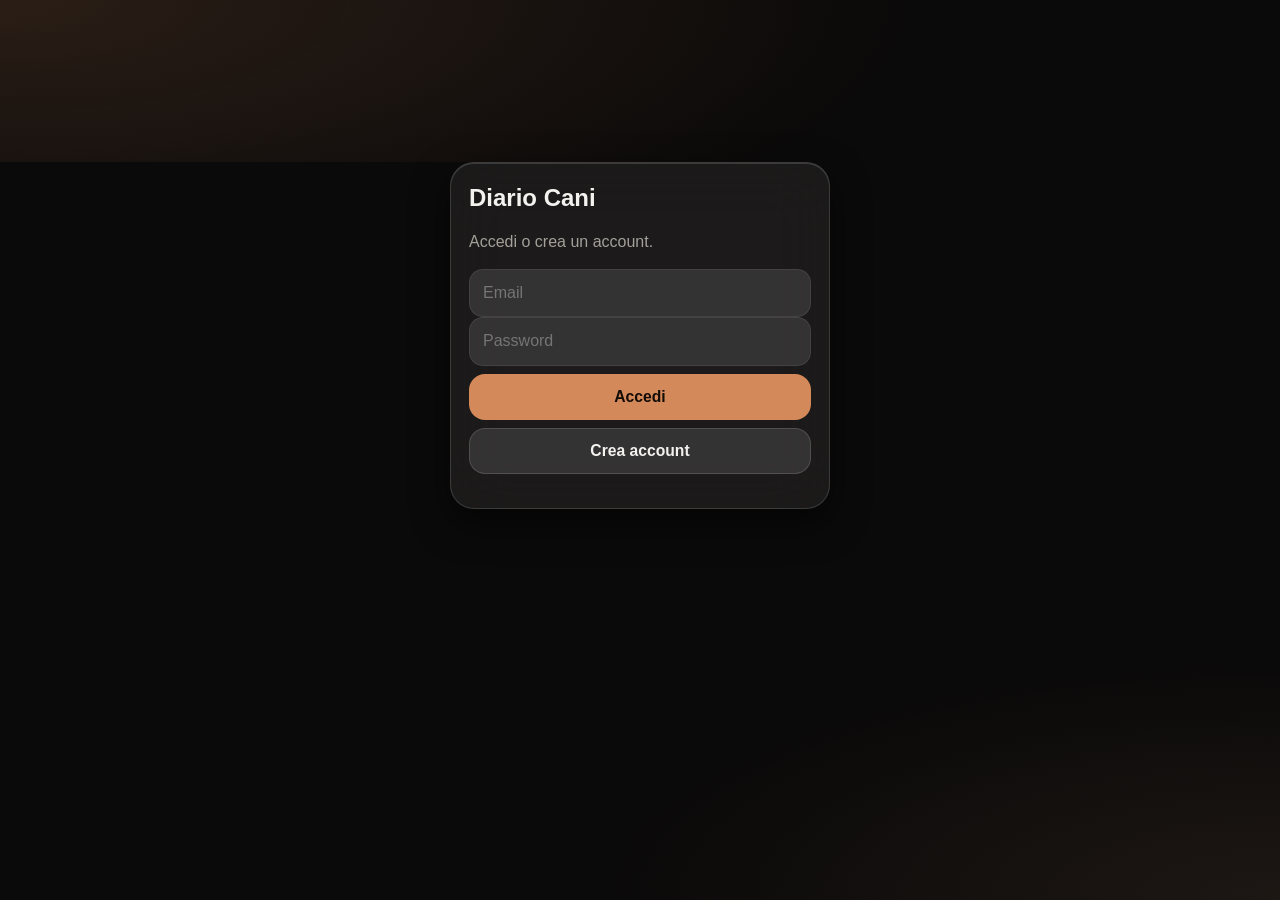
<file: index.html>
<!doctype html>
<html lang="it" data-style="cane" data-theme="dark">
<head>
<meta charset="utf-8">
<meta name="viewport" content="width=device-width,initial-scale=1,viewport-fit=cover">
<meta name="apple-mobile-web-app-capable" content="yes">
<meta name="apple-mobile-web-app-status-bar-style" content="default">
<meta name="apple-mobile-web-app-title" content="Cani">
<meta name="theme-color" content="#e9e4ff">
<title>Diario Cani</title>
<link rel="manifest" href="manifest.json">
<link rel="icon" href="icon.svg">
<link rel="apple-touch-icon" href="icon-180.png">
<link rel="stylesheet" href="style.css?v=1794557927">
</head>
<body>
<svg width="0" height="0" style="position:absolute" aria-hidden="true"><filter id="lens" x="0" y="0" width="100%" height="100%" color-interpolation-filters="sRGB">
  <feImage result="map" preserveAspectRatio="none" href="data:image/svg+xml;utf8,%3Csvg xmlns='http://www.w3.org/2000/svg' viewBox='0 0 100 100' preserveAspectRatio='none'%3E%3ClinearGradient id='x'%3E%3Cstop offset='0' stop-color='%23f00'/%3E%3Cstop offset='.12' stop-color='%23800'/%3E%3Cstop offset='.88' stop-color='%23800'/%3E%3Cstop offset='1' stop-color='%23000'/%3E%3C/linearGradient%3E%3ClinearGradient id='y' x2='0' y2='1'%3E%3Cstop offset='0' stop-color='%230f0'/%3E%3Cstop offset='.2' stop-color='%23080'/%3E%3Cstop offset='.8' stop-color='%23080'/%3E%3Cstop offset='1' stop-color='%23000'/%3E%3C/linearGradient%3E%3Crect width='100' height='100' fill='url(%23x)'/%3E%3Crect width='100' height='100' fill='url(%23y)' style='mix-blend-mode:screen'/%3E%3C/svg%3E"/>
  <feDisplacementMap in="SourceGraphic" in2="map" scale="22" xChannelSelector="R" yChannelSelector="G"/></filter></svg>
<div class="bg"><i></i><i></i><i></i></div>
<div id="splash"><div class="sp-avs"></div><b>Diario Cani</b><small>Kafka &amp; Zoe</small></div>

<!-- Login -->
<section id="login" class="screen" hidden>
  <div class="glass card login">
    <h1>Diario Cani</h1>
    <p class="muted" id="lIntro">Accedi o crea un account.</p>
    <input id="lEmail" type="email" placeholder="Email" autocomplete="email">
    <input id="lPass" type="password" placeholder="Password" autocomplete="current-password">
    <button class="btn primary" id="lGo">Accedi</button>
    <button class="btn" id="lNew">Crea account</button>
    <p id="lMsg" class="muted"></p>
  </div>
</section>

<!-- App -->
<main id="app" hidden>
  <header class="top">
    <div class="seg" id="dogSeg"></div>
    <div class="top-r"><span id="sync" class="sync" title="Sincronizzazione"></span><button id="searchBtn" class="gear" aria-label="Cerca">🔍</button><button id="gear" class="gear" aria-label="Impostazioni">⚙️</button></div>
  </header>
  <h1 class="large" id="title"></h1>
  <p id="subtitle" class="subtitle"></p>
  <div id="view"></div>
</main>

<nav class="tabbar glass" id="tabbar" hidden>
  <button data-tab="home" class="on"><svg viewBox="0 0 24 24"><path d="M3 10.5 12 3l9 7.5V20a1 1 0 0 1-1 1h-5v-6h-6v6H4a1 1 0 0 1-1-1z"/></svg>Riepilogo</button>
  <button data-tab="diario"><svg viewBox="0 0 24 24"><path d="M4 4.5A1.5 1.5 0 0 1 5.5 3H19v15H5.5A1.5 1.5 0 0 0 4 19.5zM4 19.5A1.5 1.5 0 0 0 5.5 21H19v-3"/><path d="M8 7h7M8 11h5"/></svg>Diario</button>
  <button data-tab="stats"><svg viewBox="0 0 24 24"><path d="M4 20V10M10 20V4M16 20v-7M22 20H2"/></svg>Statistiche</button>
  <button data-tab="vet"><svg viewBox="0 0 24 24"><path d="M12 21s-7-4.4-9.2-9A5.2 5.2 0 0 1 12 6.3 5.2 5.2 0 0 1 21.2 12C19 16.6 12 21 12 21z"/><path d="M8 12h2.5l1.5-3 2 6 1.5-3H17"/></svg>Veterinario</button>
</nav>
<button class="fab" id="fab" hidden aria-label="Aggiungi">+</button>

<!-- Scelta tipo -->
<dialog id="pick" class="sheet">
  <div class="glass card">
    <h2 id="pickTitle">Cosa vuoi segnare?</h2>
    <div id="pickList" class="picklist"></div>
    <button class="btn" data-close>Annulla</button>
  </div>
</dialog>

<!-- Modulo -->
<dialog id="form" class="sheet">
  <form class="glass card" id="frm" method="dialog">
    <h2 id="fTitle"></h2>
    <div id="fBody"></div>
    <div class="row">
      <button type="button" class="btn danger" id="fDel" hidden>Elimina</button>
      <button type="button" class="btn" data-close>Annulla</button>
      <button type="submit" class="btn primary">Salva</button>
    </div>
  </form>
</dialog>

<input type="file" id="importFile" accept=".json,application/json" hidden>
<!-- Dettatura -->
<dialog id="voice" class="sheet">
  <div class="glass card">
    <h2 id="vTitle">Detta</h2>
    <div class="vrec"><button type="button" id="vMic" class="mic" aria-label="Microfono">🎙️</button><p id="vHint" class="small muted"></p></div>
    <textarea id="vText" placeholder="Es. &quot;Oggi visita dal veterinario, pesa 18 chili, il fenobarbital nel sangue è 28, aumentare Phenoleptil a tre quarti due volte al giorno, ricontrollo tra tre mesi&quot;"></textarea>
    <button type="button" class="btn primary" id="vGo">Analizza</button>
    <div id="vList"></div>
    <div class="row"><button type="button" class="btn" data-close>Annulla</button><button type="button" class="btn primary" id="vSave" hidden>Salva</button></div>
  </div>
</dialog>

<!-- Cambia una dose per un solo giorno -->
<dialog id="doseEdit" class="sheet">
  <div class="glass card">
    <h2 id="deTitle">Cambia dose</h2>
    <p id="deOrig" class="small muted"></p>
    <label>Orario</label><input id="deTime" type="time">
    <label>Farmaco e dose</label><input id="deWhat" type="text">
    <div class="row" style="margin-top:16px"><button type="button" class="btn" data-close>Annulla</button><button type="button" class="btn primary" id="deSave">Salva</button></div>
    <button type="button" class="btn" id="deReset" hidden>Ripristina come previsto</button>
  </div>
</dialog>

<!-- Ricerca ovunque -->
<dialog id="gsearch" class="sheet">
  <div class="glass card">
    <div class="gs-bar"><input id="gq" type="search" placeholder="Cerca: peso Kafka, Vetbromide…" autocomplete="off"><button type="button" id="gMic" class="mic sm" aria-label="Cerca a voce">🎙️</button></div>
    <div id="gRes"></div>
    <button class="btn" data-close>Chiudi</button>
  </div>
</dialog>

<!-- Cambio farmaco -->
<dialog id="switchDrug" class="sheet">
  <div class="glass card">
    <h2>🔁 Cambia farmaco</h2>
    <div id="swBody"></div>
    <div class="row" style="margin-top:16px"><button type="button" class="btn" data-close>Annulla</button><button type="button" class="btn primary" id="swSave">Conferma</button></div>
  </div>
</dialog>

<!-- Impostazioni -->
<dialog id="settings" class="sheet">
  <div class="glass card">
    <h2>⚙️ Impostazioni</h2>
    <div id="setBody"></div>
    <button class="btn" data-close>Chiudi</button>
  </div>
</dialog>

<div id="toast" class="toast" hidden></div>

<!-- Report stampabile -->
<div id="print"></div>

<script src="supabase.js"></script>
<script src="config.js"></script>
<script src="app.js?v=1794557927"></script>
<script src="voice.js?v=1794557927"></script>
</body>
</html>
</file>
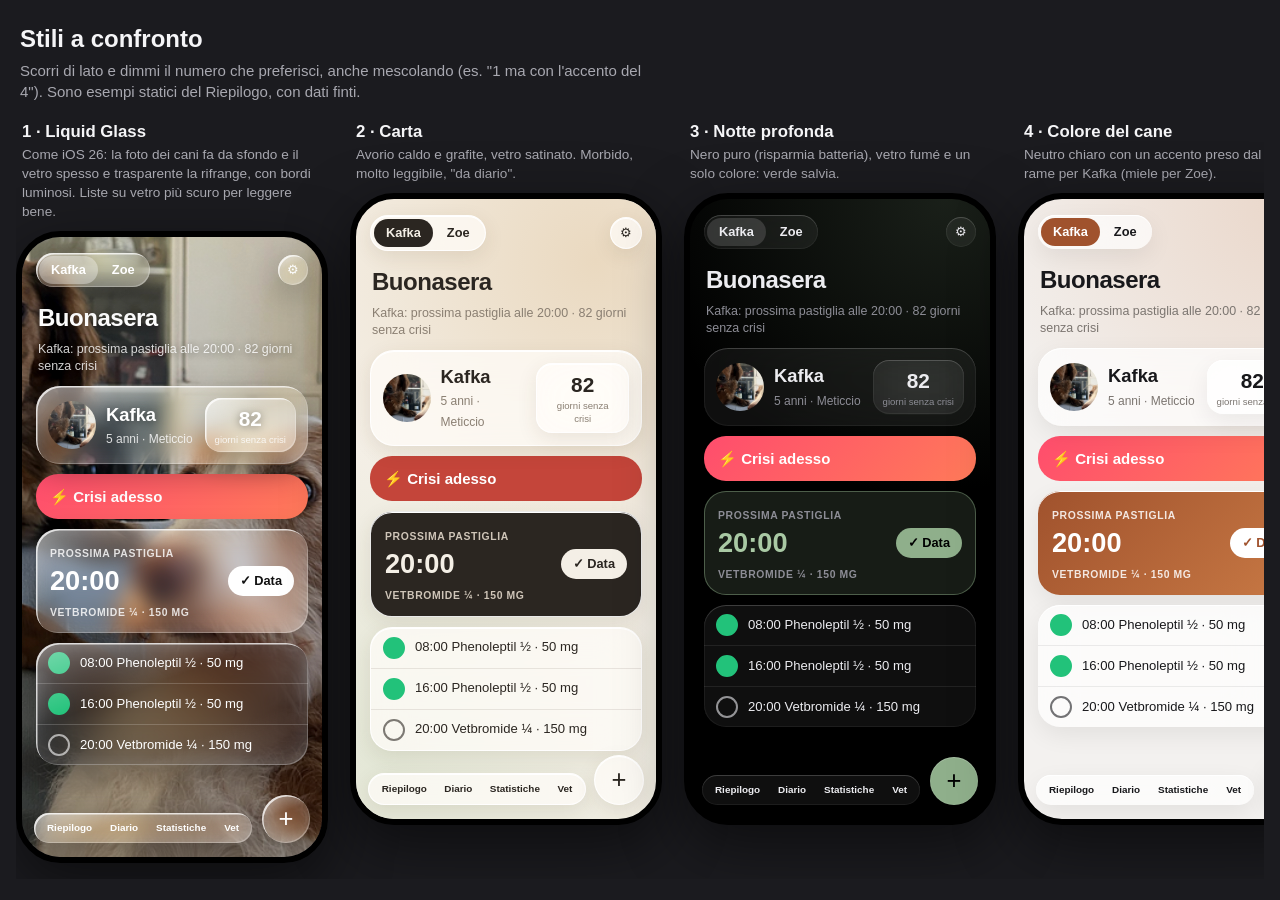
<file: stili.html>
<!doctype html>
<html lang="it">
<head>
<meta charset="utf-8">
<meta name="viewport" content="width=device-width,initial-scale=1">
<title>Stili a confronto</title>
<style>
  body{margin:0;background:#1b1b1f;color:#f5f5f7;font:15px/1.4 -apple-system,BlinkMacSystemFont,"SF Pro Text",Helvetica,Arial,sans-serif;padding:16px}
  h1{font-size:1.5rem;margin:6px 4px 4px}
  .intro{color:#a8a8b0;margin:0 4px 18px;max-width:640px}
  .grid{display:flex;gap:22px;overflow-x:auto;scroll-snap-type:x mandatory;padding-bottom:16px}
  .opt{scroll-snap-align:center;flex:none}
  .opt h2{font-size:1.05rem;margin:0 0 2px 6px}.opt p{margin:0 0 10px 6px;color:#a8a8b0;font-size:.85rem;max-width:300px}
  .phone{width:300px;height:620px;border-radius:44px;overflow:hidden;position:relative;border:6px solid #000;box-shadow:0 20px 60px rgba(0,0,0,.5)}
  .scr{position:absolute;inset:0;padding:16px 14px;display:flex;flex-direction:column;gap:10px;overflow:hidden}
  .wall{position:absolute;inset:0;background:url(icon-512.png) center/cover}
  .top{display:flex;justify-content:space-between;align-items:center}
  .seg{display:flex;gap:2px;padding:3px;border-radius:99px}
  .seg span{padding:5px 12px;border-radius:99px;font-weight:600;font-size:.8rem}
  .gear{width:30px;height:30px;border-radius:50%;display:grid;place-items:center;font-size:.8rem}
  .hi{font-size:1.5rem;font-weight:800;letter-spacing:-.02em;margin:4px 2px 0}
  .sub{font-size:.78rem;margin:-4px 2px 0}
  .hero{display:flex;gap:10px;align-items:center;padding:12px;border-radius:24px}
  .av{width:48px;height:48px;border-radius:50%;background:url(icon-512.png) 25% 20%/220%}
  .hero b{display:block;font-size:1.15rem}.hero small{font-size:.75rem}
  .streak{margin-left:auto;text-align:center;padding:6px 10px;border-radius:16px}
  .streak b{font-size:1.3rem}.streak small{display:block;font-size:.6rem}
  .sos{padding:12px 14px;border-radius:22px;font-weight:700;color:#fff;background:linear-gradient(135deg,#ff4d6d,#ff7a59)}
  .tile{padding:12px 14px;border-radius:22px}
  .tile small{font-size:.65rem;font-weight:700;letter-spacing:.06em;text-transform:uppercase}
  .tile b{display:block;font-size:1.7rem;font-weight:800}
  .tile .row{display:flex;justify-content:space-between;align-items:center}
  .give{padding:6px 12px;border-radius:99px;font-weight:700;font-size:.8rem}
  .list{border-radius:22px;overflow:hidden}
  .li{display:flex;gap:10px;align-items:center;padding:9px 12px;font-size:.82rem}
  .li+.li{border-top:1px solid var(--ln)}
  .chk{width:18px;height:18px;border-radius:50%;border:2px solid currentColor;opacity:.6;flex:none}
  .chk.ok{background:#22c27a;border-color:#22c27a;opacity:1}
  .tab{position:absolute;left:12px;right:70px;bottom:14px;display:flex;justify-content:space-around;padding:8px 4px;border-radius:99px;font-size:.62rem;font-weight:600}
  .tab span.on{font-weight:800}
  .fab{position:absolute;right:12px;bottom:14px;width:48px;height:48px;border-radius:50%;display:grid;place-items:center;font-size:1.6rem}

  /* ===== 1. Liquid Glass ===== vetro chiaro e spesso sopra la foto: bordi luminosi, riflesso in alto, rifrazione dei colori */
  .lg{--ln:rgba(255,255,255,.18);color:#fff}
  .lg .wall{filter:saturate(1.1)}
  .lg .wall::after{content:"";position:absolute;inset:0;background:linear-gradient(180deg,rgba(0,0,0,.15),rgba(0,0,0,.35))}
  .lg .g:not(.tab):not(.fab){position:relative}
  .lg .g{background:rgba(255,255,255,.14);-webkit-backdrop-filter:blur(10px) saturate(190%) brightness(1.08);backdrop-filter:blur(10px) saturate(190%) brightness(1.08);
    box-shadow:inset 1.5px 1.5px 0 rgba(255,255,255,.75),inset -1px -1px 0 rgba(255,255,255,.25),inset 0 0 22px rgba(255,255,255,.18),0 10px 30px rgba(0,0,0,.28)}
  .lg .g::before{content:"";position:absolute;inset:0;border-radius:inherit;pointer-events:none;background:linear-gradient(160deg,rgba(255,255,255,.42),rgba(255,255,255,0) 38%,rgba(255,255,255,0) 70%,rgba(255,255,255,.12))}
  .lg .thick{background:rgba(30,30,36,.42);-webkit-backdrop-filter:blur(22px) saturate(180%);backdrop-filter:blur(22px) saturate(180%)}
  .lg .hi,.lg .sub,.lg .hero b{text-shadow:0 1px 8px rgba(0,0,0,.45)}
  .lg .sub,.lg small{color:rgba(255,255,255,.82)}
  .lg .give{background:#fff;color:#111}
  .lg .seg span.on{background:rgba(255,255,255,.35)}

  /* ===== 2. Carta ===== avorio caldo, grafite, vetro satinato */
  .carta{--ln:rgba(60,45,30,.1);color:#2b2621;background:#f4efe6}
  .carta .wall{display:none}
  .carta .g{background:rgba(255,253,248,.75);-webkit-backdrop-filter:blur(20px);backdrop-filter:blur(20px);box-shadow:0 1px 0 #fff inset,0 6px 20px rgba(80,60,30,.10);border:1px solid rgba(255,255,255,.9)}
  .carta .sub,.carta small{color:#8a7f72}
  .carta .tile.main{background:#2b2621;color:#f4efe6}.carta .tile.main small{color:#cfc5b8}
  .carta .give{background:#f4efe6;color:#2b2621}
  .carta .seg span.on{background:#2b2621;color:#f4efe6}
  .carta .sos{background:#c4453a}
  .carta .bgblob{position:absolute;inset:0;background:radial-gradient(circle at 80% 10%,#ead9c0,transparent 50%),radial-gradient(circle at 10% 90%,#e3e7d6,transparent 50%)}

  /* ===== 3. Notte profonda ===== nero puro, vetro fumé, un solo accento salvia */
  .notte{--ln:rgba(255,255,255,.08);color:#ececf0;background:#000}
  .notte .wall{display:none}
  .notte .g{background:rgba(255,255,255,.06);-webkit-backdrop-filter:blur(20px);backdrop-filter:blur(20px);box-shadow:inset 0 1px 0 rgba(255,255,255,.14),inset 0 0 0 1px rgba(255,255,255,.06)}
  .notte .sub,.notte small{color:#8d8d96}
  .notte .tile.main{background:rgba(143,175,139,.16);box-shadow:inset 0 0 0 1px rgba(143,175,139,.45)}
  .notte .tile.main b{color:#a9c9a4}
  .notte .give{background:#8faf8b;color:#000}
  .notte .seg span.on{background:rgba(255,255,255,.14)}
  .notte .fab{background:#8faf8b;color:#000}
  .notte .bgblob{position:absolute;inset:0;background:radial-gradient(circle at 85% 0%,rgba(143,175,139,.18),transparent 45%)}

  /* ===== 4. Colore del cane ===== neutro, accento rame (Kafka) */
  .cane{--ln:rgba(0,0,0,.07);color:#18181b;background:#f3f1ef}
  .cane .wall{display:none}
  .cane .g{background:rgba(255,255,255,.7);-webkit-backdrop-filter:blur(20px);backdrop-filter:blur(20px);box-shadow:inset 0 1px 0 #fff,0 8px 24px rgba(0,0,0,.07)}
  .cane .sub,.cane small{color:#7b7570}
  .cane .tile.main{background:linear-gradient(135deg,#a0522d,#c97a45);color:#fff}.cane .tile.main small{color:rgba(255,255,255,.85)}
  .cane .give{background:#fff;color:#a0522d}
  .cane .seg span.on{background:#a0522d;color:#fff}
  .cane .fab{background:#a0522d;color:#fff}
  .cane .bgblob{position:absolute;inset:0;background:radial-gradient(circle at 90% 0%,rgba(201,122,69,.22),transparent 50%)}
</style>
</head>
<body>
<h1>Stili a confronto</h1>
<p class="intro">Scorri di lato e dimmi il numero che preferisci, anche mescolando (es. "1 ma con l'accento del 4"). Sono esempi statici del Riepilogo, con dati finti.</p>
<div class="grid" id="grid"></div>
<script>
const OPTS = [
  ['lg', '1 · Liquid Glass', 'Come iOS 26: la foto dei cani fa da sfondo e il vetro spesso e trasparente la rifrange, con bordi luminosi. Liste su vetro più scuro per leggere bene.'],
  ['carta', '2 · Carta', 'Avorio caldo e grafite, vetro satinato. Morbido, molto leggibile, "da diario".'],
  ['notte', '3 · Notte profonda', 'Nero puro (risparmia batteria), vetro fumé e un solo colore: verde salvia.'],
  ['cane', '4 · Colore del cane', 'Neutro chiaro con un accento preso dal pelo: rame per Kafka (miele per Zoe).'],
];
const phone = c => `<div class="phone ${c}"><div class="wall"></div><div class="bgblob"></div><div class="scr">
  <div class="top"><div class="seg g"><span class="on">Kafka</span><span>Zoe</span></div><div class="gear g">⚙︎</div></div>
  <div class="hi">Buonasera</div><div class="sub">Kafka: prossima pastiglia alle 20:00 · 82 giorni senza crisi</div>
  <div class="hero g"><div class="av"></div><div><b>Kafka</b><small>5 anni · Meticcio</small></div><div class="streak g"><b>82</b><small>giorni senza crisi</small></div></div>
  <div class="sos">⚡ Crisi adesso</div>
  <div class="tile g main"><small>Prossima pastiglia</small><div class="row"><b>20:00</b><span class="give">✓ Data</span></div><small>Vetbromide ¼ · 150 mg</small></div>
  <div class="list g thick"><div class="li"><span class="chk ok"></span>08:00 Phenoleptil ½ · 50 mg</div><div class="li"><span class="chk ok"></span>16:00 Phenoleptil ½ · 50 mg</div><div class="li"><span class="chk"></span>20:00 Vetbromide ¼ · 150 mg</div></div>
  </div><div class="tab g"><span class="on">Riepilogo</span><span>Diario</span><span>Statistiche</span><span>Vet</span></div><div class="fab g">+</div></div>`;
document.getElementById('grid').innerHTML = OPTS.map(([c, t, d]) => `<div class="opt"><h2>${t}</h2><p>${d}</p>${phone(c)}</div>`).join('');
</script>
</body>
</html>
</file>
<file: style.css>
:root{
  --text:#1b1530;--muted:#6f6889;--accent:#7b61ff;--accent2:#ff6fae;--danger:#ff3b5c;--ok:#22c27a;
  --glass:rgba(255,255,255,.5);--glass2:rgba(255,255,255,.72);--edge:rgba(255,255,255,.9);
  --line:rgba(60,45,120,.1);--shadow:0 12px 40px rgba(70,45,160,.14);--bg:#efeaff;
  --r:24px;
}
/* tema: automatico (segue l'iPhone), oppure chiaro/scuro scelto nelle impostazioni */
@media (prefers-color-scheme:dark){:root:not([data-theme="light"]){
  --text:#f4f1ff;--muted:#a39dbf;--accent:#a493ff;
  --glass:rgba(42,36,72,.5);--glass2:rgba(62,55,100,.62);--edge:rgba(255,255,255,.14);
  --line:rgba(255,255,255,.08);--shadow:0 12px 40px rgba(0,0,0,.45);--bg:#0e0b1c;
}}
:root[data-theme="dark"]{
  --text:#f4f1ff;--muted:#a39dbf;--accent:#a493ff;
  --glass:rgba(42,36,72,.5);--glass2:rgba(62,55,100,.62);--edge:rgba(255,255,255,.14);
  --line:rgba(255,255,255,.08);--shadow:0 12px 40px rgba(0,0,0,.45);--bg:#0e0b1c;
}
*{box-sizing:border-box;-webkit-tap-highlight-color:transparent}
html,body{margin:0;min-height:100%;background:var(--bg);color:var(--text);
  font:16px/1.4 -apple-system,BlinkMacSystemFont,"SF Pro Text","Segoe UI",Roboto,sans-serif;-webkit-font-smoothing:antialiased}
body{padding:0 16px calc(120px + env(safe-area-inset-bottom));overflow-x:hidden}
[hidden]{display:none!important}
button{font-family:inherit;cursor:pointer}
.muted{color:var(--muted)}.small{font-size:.85rem}

/* sfondo: macchie di colore sfocate che danno vita al vetro */
.bg{position:fixed;inset:0;z-index:-1;overflow:hidden}
.bg i{position:absolute;border-radius:50%;filter:blur(70px);opacity:.7;transition:background 1s}
.bg i:nth-child(1){width:65vmax;height:65vmax;left:-25vmax;top:-20vmax;background:#9d8cff;animation:float 18s ease-in-out infinite alternate}
.bg i:nth-child(2){width:50vmax;height:50vmax;right:-22vmax;top:25vh;background:#ff9ec7;animation:float 22s ease-in-out infinite alternate-reverse}
.bg i:nth-child(3){width:55vmax;height:55vmax;left:0;bottom:-28vmax;background:#7fd8ff;animation:float 26s ease-in-out infinite alternate}
body.zoe .bg i:nth-child(1){background:#ffb86b}
body.zoe .bg i:nth-child(2){background:#ff8fa3}
body.zoe .bg i:nth-child(3){background:#8de0b5}
@keyframes float{to{transform:translate(6vmax,4vmax) scale(1.08)}}
@media (prefers-color-scheme:dark){:root:not([data-theme="light"]) .bg i{opacity:.32}}
:root[data-theme="dark"] .bg i{opacity:.32}
@media (prefers-reduced-motion:reduce){.bg i{animation:none}}

.glass{background:var(--glass);border:1px solid var(--edge);border-radius:var(--r);
  -webkit-backdrop-filter:blur(30px) saturate(180%);backdrop-filter:blur(30px) saturate(180%);
  box-shadow:inset 0 1px 0 var(--edge),var(--shadow)}
.card{padding:18px;margin:0 0 14px}
h2{font-size:1.1rem;margin:0 0 10px;letter-spacing:-.01em}

/* barra in alto: scelta del cane */
.top{position:sticky;top:0;z-index:8;display:flex;align-items:center;justify-content:space-between;
  margin:0 -16px;padding:calc(10px + env(safe-area-inset-top)) 16px 10px;transition:background .3s,box-shadow .3s}
body.scrolled .top{background:color-mix(in srgb,var(--bg) 55%,transparent);-webkit-backdrop-filter:blur(24px) saturate(180%);backdrop-filter:blur(24px) saturate(180%);box-shadow:0 1px 0 var(--line)}
.seg{display:inline-flex;gap:4px;padding:4px;border-radius:999px;background:var(--glass);border:1px solid var(--edge);
  -webkit-backdrop-filter:blur(30px);backdrop-filter:blur(30px);box-shadow:var(--shadow)}
.seg button{display:flex;align-items:center;gap:8px;border:0;background:none;color:var(--muted);font-weight:600;font-size:.95rem;padding:4px 14px 4px 4px;border-radius:999px;transition:.3s}
.seg button.on{background:var(--glass2);color:var(--text);box-shadow:0 2px 12px rgba(0,0,0,.12),inset 0 1px 0 var(--edge)}
.seg button:not(.on) .av{filter:grayscale(.6);opacity:.75}
.sync{width:9px;height:9px;border-radius:50%;background:var(--ok);box-shadow:0 0 0 4px color-mix(in srgb,var(--ok) 20%,transparent)}
.sync.off{background:#f5a623}.sync.busy{background:var(--accent);animation:p 1s infinite alternate}
@keyframes p{to{opacity:.3}}
h1.large{font-size:2.15rem;font-weight:800;letter-spacing:-.03em;margin:6px 4px 14px}

/* avatar dei cani */
.av{width:var(--s);height:var(--s);border-radius:50%;flex:none;display:inline-grid;place-items:center;overflow:hidden;
  background:linear-gradient(135deg,#8b7bff,#ff7eb3);color:#fff;box-shadow:0 0 0 2px var(--edge),0 4px 14px rgba(0,0,0,.15)}
.av-zoe{background:linear-gradient(135deg,#ffb86b,#ff7e9b)}
.av img{width:100%;height:100%;object-fit:cover}
.av b{font-size:calc(var(--s) * .45)}

/* scheda principale del cane */
.hero{display:flex;align-items:center;gap:14px;padding:16px;margin-bottom:14px;cursor:pointer}
.hero-tx{flex:1;min-width:0}
.hero h2{margin:0;font-size:1.35rem}
.hero p{margin:1px 0 2px;font-weight:600}
.hero small{color:var(--muted);display:block;white-space:nowrap;overflow:hidden;text-overflow:ellipsis}
.streak{text-align:center;padding:8px 12px;border-radius:18px;background:var(--glass2);min-width:84px}
.streak b{display:block;font-size:1.9rem;font-weight:800;line-height:1;background:linear-gradient(135deg,var(--accent),var(--accent2));-webkit-background-clip:text;background-clip:text;color:transparent}
.streak small{font-size:.68rem;color:var(--muted);white-space:normal;line-height:1.2;display:block;margin-top:3px}

/* riquadri numerici */
.tiles{display:grid;grid-template-columns:1fr 1fr;gap:12px;margin-bottom:14px}
.tile{padding:14px 16px;min-width:0}
.tile small{display:block;font-size:.72rem;font-weight:700;text-transform:uppercase;letter-spacing:.05em;color:var(--muted)}
.tile b{display:block;font-size:1.9rem;font-weight:800;letter-spacing:-.03em;margin:2px 0 0;line-height:1.15}
.tile b.sm{font-size:1.25rem;margin:6px 0 2px}
.tile span{display:block;font-size:.85rem;color:var(--muted)}
.tile em{display:block;font-style:normal;font-size:.75rem;margin-top:6px;color:var(--muted)}
.tile em.up{color:#ff5f7e}.tile em.down{color:var(--ok)}
.period{margin:-4px 6px 12px;color:var(--muted);font-size:.85rem}

/* titoli di sezione */
.sec{display:flex;align-items:baseline;justify-content:space-between;margin:22px 6px 8px}
.sec h3{font-size:1.15rem;font-weight:700;margin:0;letter-spacing:-.01em}
.sec h3::first-letter{text-transform:uppercase}
.link{border:0;background:none;color:var(--accent);font-weight:600;font-size:.9rem;padding:0}
.count{font-size:.8rem;font-weight:700;color:#ff5f7e;background:color-mix(in srgb,#ff5f7e 14%,transparent);padding:3px 9px;border-radius:999px}
.hint{text-align:center;color:var(--muted);font-size:.8rem;margin:18px 0}

/* liste */
.list{padding:0;overflow:hidden}
.item{position:relative;border-bottom:1px solid var(--line);cursor:pointer;overflow:hidden}
.item:last-child{border-bottom:0}
.item .sc{display:flex;gap:12px;align-items:center;padding:12px 14px;position:relative;z-index:1;background:transparent;will-change:transform}
.item.swipe .sc{background:var(--glass)}
.ic{width:40px;height:40px;border-radius:13px;display:grid;place-items:center;font-size:1.15rem;flex:none;
  background:linear-gradient(135deg,color-mix(in srgb,var(--c) 30%,transparent),color-mix(in srgb,var(--c) 12%,transparent));
  box-shadow:inset 0 1px 0 rgba(255,255,255,.4),inset 0 0 0 1px color-mix(in srgb,var(--c) 25%,transparent)}
.tx{flex:1;min-width:0}
.tx b{display:flex;align-items:center;gap:6px;font-size:.98rem}
.tx small{color:var(--muted);display:block;white-space:nowrap;overflow:hidden;text-overflow:ellipsis;font-size:.85rem}
.badge{font-size:.72rem;font-weight:800;color:#fff;background:#ff5f7e;padding:1px 7px;border-radius:999px}
.dots{display:flex;gap:3px;margin-top:4px}
.dots i{width:14px;height:4px;border-radius:2px;background:var(--line)}
.dots i.on{background:#ff5f7e}
.dt{color:var(--muted);font-size:.8rem;text-align:right;flex:none;line-height:1.3}
.dt span{font-weight:600;color:var(--text)}
.sdel{position:absolute;top:0;right:0;bottom:0;width:0;z-index:0;overflow:hidden;white-space:nowrap;background:#ff3b30;color:#fff;
  font-weight:700;font-size:.9rem;display:flex;align-items:center;justify-content:center}
.item.full .sdel{justify-content:flex-start;padding-left:22px}
.empty{padding:26px 18px;text-align:center;color:var(--muted)}
.empty small{display:block;margin-top:4px;opacity:.8}

/* farmaci in corso */
.drugs{display:grid;gap:10px}
.drug{padding:14px;cursor:pointer}
.drug-h{display:flex;gap:12px;align-items:center}
.drug-h b{display:block}.drug-h small{color:var(--muted);font-size:.82rem}
.chips2{display:flex;flex-wrap:wrap;gap:6px;margin-top:10px}
.chips2 span{font-size:.82rem;font-weight:600;padding:5px 10px;border-radius:999px;background:var(--glass2);border:1px solid var(--line)}

/* storia della terapia */
.tl{padding:6px 14px}
.tl-i{display:flex;gap:12px;padding:10px 0;border-bottom:1px solid var(--line);cursor:pointer}
.tl-i:last-child{border-bottom:0}
.tl-d{width:74px;flex:none;font-size:.78rem;font-weight:700;color:var(--muted);padding-top:2px}
.tl-b{flex:1;min-width:0;position:relative;padding-left:14px;border-left:2px solid color-mix(in srgb,var(--accent) 35%,transparent)}
.tl-b::before{content:"";position:absolute;left:-6px;top:5px;width:10px;height:10px;border-radius:50%;background:var(--accent);box-shadow:0 0 0 3px var(--glass)}
.tl-i.stop .tl-b::before{background:var(--muted)}
.tl-b b{display:block;font-size:.95rem}
.tl-b small{display:block;color:var(--muted);font-size:.85rem}
.tl-b p{margin:4px 0 0;font-size:.82rem;color:var(--muted)}

/* veterinario */
.actions p{margin:0 0 10px;color:var(--muted);font-size:.9rem}
.summary{margin:0;padding-left:18px;display:grid;gap:8px}
.summary li{line-height:1.45}
.kv{display:flex;justify-content:space-between;padding:6px 0;border-bottom:1px solid var(--line)}
.kv:last-child{border-bottom:0}.kv span{color:var(--muted)}

/* filtri */
.filters{display:flex;gap:8px;overflow-x:auto;padding:2px 2px 14px;margin:0 -16px;padding-left:16px;padding-right:16px;scrollbar-width:none}
.filters::-webkit-scrollbar{display:none}
.pill{border:1px solid var(--edge);background:var(--glass);color:var(--text);font-weight:600;font-size:.85rem;
  padding:8px 14px;border-radius:999px;white-space:nowrap;-webkit-backdrop-filter:blur(20px);backdrop-filter:blur(20px);transition:.2s}
.pill.on{background:var(--text);color:var(--bg);border-color:transparent}

/* grafici */
.card-h{margin-bottom:10px}
.card-h h2{margin:0}.card-h small{display:block;color:var(--muted);font-size:.8rem;margin-top:2px}
.chart svg{width:100%;height:auto;display:block;color:var(--text)}
.chart text{fill:var(--muted);font-size:9.5px}
.legend{display:flex;gap:16px;font-size:.78rem;color:var(--muted);margin-top:10px;flex-wrap:wrap}
.legend i{display:inline-block;width:10px;height:10px;border-radius:3px;margin-right:6px;vertical-align:-1px}
.legend i.dash{width:12px;height:0;border-top:2px dashed #ff7eb3;border-radius:0;vertical-align:3px}
.hb{margin:10px 0}
.hb div{display:flex;justify-content:space-between;font-size:.88rem;margin-bottom:5px}
.hb>i{display:block;height:8px;border-radius:4px;background:var(--line);overflow:hidden}
.hb>i>i{display:block;height:100%;border-radius:4px}

/* tab bar flottante */
.tabbar{position:fixed;left:50%;transform:translateX(-50%);bottom:calc(14px + env(safe-area-inset-bottom));
  display:flex;gap:2px;padding:6px;border-radius:999px;z-index:10;width:min(420px,calc(100% - 104px));margin-left:-38px}
.tabbar button{flex:1;border:0;background:none;color:var(--muted);font-weight:600;font-size:.64rem;
  display:flex;flex-direction:column;align-items:center;gap:1px;padding:7px 2px;border-radius:999px;transition:.25s}
.tabbar button span{font-size:1.2rem;filter:grayscale(1);opacity:.7;transition:.25s}
.tabbar button.on{color:var(--text);background:var(--glass2);box-shadow:inset 0 1px 0 var(--edge),0 2px 10px rgba(0,0,0,.08)}
.tabbar button.on span{filter:none;opacity:1;transform:scale(1.08)}
.fab{position:fixed;right:16px;bottom:calc(16px + env(safe-area-inset-bottom));width:62px;height:62px;border-radius:50%;
  border:1px solid rgba(255,255,255,.5);color:#fff;font-size:2rem;line-height:1;z-index:11;
  background:linear-gradient(135deg,var(--accent),var(--accent2));box-shadow:0 10px 30px color-mix(in srgb,var(--accent) 50%,transparent),inset 0 1px 0 rgba(255,255,255,.6);transition:transform .15s}
.fab:active{transform:scale(.92)}

/* bottoni / campi */
.btn{border:1px solid var(--edge);background:var(--glass2);color:var(--text);font-weight:600;font-size:.98rem;
  padding:13px 16px;border-radius:16px;width:100%;margin-top:8px;transition:transform .1s}
.btn:active{transform:scale(.97)}
.btn.primary{background:linear-gradient(135deg,var(--accent),color-mix(in srgb,var(--accent) 70%,var(--accent2)));color:#fff;border-color:transparent}
.btn.danger{color:var(--danger)}
.row{display:flex;gap:8px}.row .btn{margin:0}
label{display:block;font-size:.78rem;font-weight:700;color:var(--muted);margin:14px 4px 6px;text-transform:uppercase;letter-spacing:.04em}
input,select,textarea{width:100%;border:1px solid var(--line);background:var(--glass2);color:var(--text);
  font:inherit;font-size:1rem;padding:12px 13px;border-radius:14px;outline:none;-webkit-appearance:none;appearance:none}
input:focus,select:focus,textarea:focus{border-color:var(--accent);box-shadow:0 0 0 4px color-mix(in srgb,var(--accent) 18%,transparent)}
textarea{min-height:80px;resize:vertical}
.two{display:grid;grid-template-columns:1fr 1fr;gap:10px}
.chips{display:flex;flex-wrap:wrap;gap:6px}
.chips label{margin:0;font-weight:500;color:var(--text);font-size:.88rem;text-transform:none;letter-spacing:0}
.chips input{display:none}
.chips span{display:inline-block;padding:7px 12px;border-radius:999px;border:1px solid var(--line);background:var(--glass2);transition:.15s}
.chips input:checked+span{background:var(--accent);color:#fff;border-color:transparent}
.stars{display:flex;gap:6px}
.stars button{flex:1;border:1px solid var(--line);background:var(--glass2);border-radius:12px;padding:10px 0;font-weight:700;color:var(--text)}
.stars button.on{background:#ff5f7e;color:#fff;border-color:transparent}
.stars-l{display:flex;justify-content:space-between;font-size:.72rem;color:var(--muted);margin:4px 4px 0}
.photo-pick{display:flex;flex-direction:column;align-items:center;gap:6px;margin:6px 0 4px}
.photo-pick .ph{width:110px;height:110px;margin:0;border-radius:50%;overflow:hidden;display:grid;place-items:center;cursor:pointer;
  background:linear-gradient(135deg,#8b7bff,#ff7eb3);box-shadow:0 0 0 3px var(--edge),var(--shadow)}
.photo-pick .ph b{font-size:2.2rem}.photo-pick img{width:100%;height:100%;object-fit:cover}

/* fogli che salgono dal basso */
dialog.sheet{border:0;padding:0;background:none;width:min(540px,100%);max-width:100%;max-height:92vh;margin:auto auto 0;color:var(--text)}
dialog.sheet .card{border-radius:30px 30px 0 0;padding:10px 18px calc(20px + env(safe-area-inset-bottom));max-height:92vh;overflow:auto;margin:0;background:var(--glass2);
  -webkit-backdrop-filter:blur(40px) saturate(180%);backdrop-filter:blur(40px) saturate(180%)}
dialog.sheet .card::before{content:"";display:block;width:40px;height:5px;border-radius:3px;background:var(--line);margin:0 auto 14px}
dialog.sheet h2{display:flex;align-items:center;gap:10px;font-size:1.2rem}
dialog::backdrop{background:rgba(0,0,0,.45)}
dialog[open]{animation:up .35s cubic-bezier(.2,.9,.3,1)}
@keyframes up{from{transform:translateY(60px);opacity:0}}
#frm .row{margin-top:18px;position:sticky;bottom:0}
.picklist{display:grid;grid-template-columns:1fr 1fr;gap:10px}
.picklist button{border:1px solid var(--edge);background:var(--glass);border-radius:20px;padding:16px 10px;font-weight:600;font-size:.92rem;color:var(--text);
  display:flex;flex-direction:column;align-items:center;gap:8px;transition:transform .1s}
.picklist button:active{transform:scale(.96)}
.picklist .ic{width:48px;height:48px;font-size:1.5rem;border-radius:16px}

.login{max-width:380px;margin:18vh auto 0}
.login h1{margin:0 0 4px}
.toast{position:fixed;left:50%;transform:translateX(-50%);bottom:calc(92px + env(safe-area-inset-bottom));z-index:30;
  display:flex;align-items:center;gap:14px;padding:10px 12px 10px 18px;border-radius:999px;color:#fff;background:rgba(28,24,44,.88);
  -webkit-backdrop-filter:blur(20px);backdrop-filter:blur(20px);box-shadow:0 8px 30px rgba(0,0,0,.3);font-size:.95rem;white-space:nowrap;animation:up .25s}
.toast button{border:0;background:none;color:#b3a6ff;font-weight:700;font-size:.95rem;padding:4px 6px}

/* report per il veterinario (PDF) */
#print{display:none}
@media print{
  body{background:#fff;color:#000;padding:0}
  body>*:not(#print){display:none!important}
  #print{display:block;font:10.5pt/1.4 -apple-system,Helvetica,Arial,sans-serif;color:#111}
  #print .rep-h{display:flex;gap:14pt;align-items:center;border-bottom:2px solid #7b61ff;padding-bottom:8pt}
  #print .rep-h img{width:64pt;height:64pt;border-radius:50%;object-fit:cover}
  #print h1{font-size:18pt;margin:0 0 2pt}#print h2{font-size:12.5pt;margin:16pt 0 6pt;color:#4b36c9}
  #print p{margin:2pt 0}#print .muted{color:#666}
  #print table{width:100%;border-collapse:collapse;font-size:8.5pt}
  #print th{background:#f1eeff;text-align:left;padding:4pt}
  #print td{border-bottom:1px solid #ddd;padding:4pt;vertical-align:top}
  #print .summary{padding-left:14pt}
  #print .chart svg{width:100%;max-height:160pt;color:#000}
  #print .chart text{fill:#555;font-size:9px}
  #print section{break-inside:avoid}
}

/* ---------- impostazioni ---------- */
.top-r{display:flex;align-items:center;gap:12px}
.gear{width:38px;height:38px;border-radius:50%;border:1px solid var(--edge);background:var(--glass);font-size:1.05rem;display:grid;place-items:center;
  -webkit-backdrop-filter:blur(20px);backdrop-filter:blur(20px);box-shadow:var(--shadow)}
.set-sec{padding:14px 0;border-bottom:1px solid var(--line)}
.set-sec h3{margin:0 0 6px;font-size:1rem}
.set-sec p{margin:4px 0 10px}
.set-sec .row{align-items:center}.set-sec .row input{flex:1}
.steps{padding-left:20px;margin:8px 0;display:grid;gap:10px;font-size:.9rem}
code{display:block;font:.78rem/1.35 ui-monospace,Menlo,monospace;word-break:break-all;background:var(--glass2);border:1px solid var(--line);border-radius:10px;padding:8px 10px;margin:6px 0 4px;user-select:all;-webkit-user-select:all}
.copy{border:1px solid var(--line);background:var(--glass2);color:var(--accent);font-weight:700;font-size:.8rem;padding:6px 12px;border-radius:999px}
.code{font:800 2rem/1 ui-monospace,Menlo,monospace;letter-spacing:.25em;text-align:center;padding:14px;border-radius:16px;background:var(--glass2);margin:8px 0}
.link.danger{color:var(--danger);margin-top:8px}
.btn.danger{margin-top:16px}

/* ---------- crisi adesso / in corso ---------- */
.sos{width:100%;display:grid;grid-template-columns:auto 1fr;grid-template-rows:auto auto;column-gap:14px;align-items:center;text-align:left;
  padding:16px 18px;margin:0 0 14px;border-radius:var(--r);border:1px solid rgba(255,255,255,.35);color:#fff;
  background:linear-gradient(135deg,#ff5f7e,#ff8a5c);box-shadow:0 12px 34px rgba(255,95,126,.4),inset 0 1px 0 rgba(255,255,255,.5);transition:transform .12s}
.sos:active{transform:scale(.97)}
.sos span{grid-row:span 2;font-size:1.6rem;width:48px;height:48px;border-radius:50%;display:grid;place-items:center;background:rgba(255,255,255,.22)}
.sos b{font-size:1.2rem}.sos small{opacity:.85}
.live{padding:20px 18px 14px;margin:0 0 16px;text-align:center;border-color:color-mix(in srgb,#ff5f7e 50%,transparent);
  background:linear-gradient(160deg,color-mix(in srgb,#ff5f7e 26%,var(--glass)),var(--glass))}
.live-h{display:flex;align-items:center;justify-content:center;gap:8px;font-weight:700;color:#ff5f7e;text-transform:uppercase;font-size:.8rem;letter-spacing:.06em}
.pulse{width:10px;height:10px;border-radius:50%;background:#ff5f7e;animation:pl 1.2s infinite}
@keyframes pl{0%{box-shadow:0 0 0 0 rgba(255,95,126,.7)}100%{box-shadow:0 0 0 14px rgba(255,95,126,0)}}
.timer{font:800 4.2rem/1 ui-rounded,-apple-system,sans-serif;letter-spacing:-.02em;margin:10px 0 4px;font-variant-numeric:tabular-nums}
.live>small{color:var(--muted);display:block;margin-bottom:12px}
.btn.stop{background:#ff3b5c;color:#fff;border-color:transparent;font-size:1.15rem;padding:16px}
.live-row{display:grid;grid-template-columns:repeat(3,1fr);gap:8px;margin-top:10px}
.live-row button{border:1px solid var(--line);background:var(--glass2);color:var(--text);border-radius:14px;padding:12px 4px;font-weight:600;font-size:.85rem}
.live-row button.on{background:var(--accent);color:#fff}
.live .link{margin-top:10px;color:var(--muted);font-size:.82rem}

/* ---------- pastiglie ---------- */
.setup{display:flex;align-items:center;gap:12px;width:100%;text-align:left;color:var(--text);font:inherit}
.setup b{display:block}.setup small{color:var(--muted)}
.pills{display:block}
.pill-row{display:grid;grid-template-columns:30px 52px 1fr auto;align-items:center;gap:8px;width:100%;padding:12px 14px;border:0;border-bottom:1px solid var(--line);
  background:none;color:var(--text);text-align:left;font:inherit}
.pill-row:last-child{border-bottom:0}
.chk{width:26px;height:26px;border-radius:50%;border:2px solid var(--line);display:grid;place-items:center;font-weight:800;color:#fff;transition:.2s}
.pill-row.ok .chk{background:var(--ok);border-color:var(--ok);transform:scale(1.05)}
.pill-row.ok .pw{text-decoration:line-through;color:var(--muted)}
.pill-row.late .chk{border-color:#f5a623}
.pill-row.late small{color:#f5a623;font-weight:700}
.pt{font-weight:800;font-variant-numeric:tabular-nums}
.pill-row small{color:var(--muted);font-size:.78rem}
.pills-f{display:flex;justify-content:space-between;margin:8px 6px 18px}
.count.ok{color:var(--ok);background:color-mix(in srgb,var(--ok) 15%,transparent)}

/* ---------- crisi con ogni terapia ---------- */
.tp{padding:10px 0;border-bottom:1px solid var(--line)}
.tp:last-child{border-bottom:0}
.tp.short{opacity:.6}
.tp-h{display:flex;justify-content:space-between;align-items:baseline;font-size:.82rem;color:var(--muted);font-weight:600}
.tp-h b{font-size:1.15rem;color:var(--text)}.tp-h b small{font-size:.75rem;color:var(--muted);font-weight:600}
.tp-l{font-size:.9rem;font-weight:600;margin:2px 0 6px}
.tp>i{display:block;height:6px;border-radius:3px;background:var(--line);overflow:hidden;margin-bottom:4px}
.tp>i>i{display:block;height:100%;border-radius:3px;background:linear-gradient(90deg,#ff8a5c,#ff5f7e)}
.tp>small{font-size:.75rem;color:var(--muted)}

/* ---------- foto documenti ---------- */
.docs{display:flex;flex-wrap:wrap;gap:8px}
.doc,.doc-add{width:76px;height:76px;border-radius:14px;border:1px solid var(--line);background:var(--glass2);position:relative;overflow:hidden;padding:0;margin:0}
.doc img{width:100%;height:100%;object-fit:cover}
.doc span{position:absolute;top:3px;right:3px;width:22px;height:22px;border-radius:50%;background:rgba(0,0,0,.55);color:#fff;font-size:.7rem;display:grid;place-items:center}
.doc-add{display:grid;place-items:center;font-size:1.6rem;color:var(--accent);cursor:pointer;text-transform:none}
.clip{font-size:.8rem}
body.readonly .tabbar{margin-left:0;width:min(420px,calc(100% - 32px))}

/* ---------- dettatura ---------- */
.voice-btn{grid-column:1/-1;flex-direction:row!important;justify-content:flex-start;text-align:left;gap:14px!important;padding:14px 16px!important;
  background:linear-gradient(135deg,color-mix(in srgb,var(--accent) 22%,var(--glass)),var(--glass))!important}
.voice-btn b{display:block;font-size:1rem}.voice-btn small{color:var(--muted);font-weight:500}
.vrec{display:flex;align-items:center;gap:14px;margin-bottom:10px}
.mic{width:64px;height:64px;flex:none;border-radius:50%;border:0;font-size:1.7rem;color:#fff;background:linear-gradient(135deg,var(--accent),var(--accent2));box-shadow:0 8px 24px color-mix(in srgb,var(--accent) 45%,transparent)}
.mic.on{background:#ff3b5c;animation:pl 1.2s infinite}
.vrec p{margin:0}
#vText{min-height:110px}
#vList{margin-top:10px}
.vprop{display:flex;align-items:center;gap:8px;border:1px solid var(--line);border-radius:16px;margin:8px 0;background:var(--glass);overflow:hidden}
.vprop .sc{flex:1;display:flex;align-items:center;gap:10px;padding:10px 12px 10px 0;cursor:pointer;min-width:0}
.vprop.off{opacity:.45}
.vchk{width:26px;height:26px;margin-left:12px;flex:none;border-radius:50%;border:2px solid var(--accent);background:var(--accent);color:#fff;font-weight:800;padding:0}
.vprop.off .vchk{background:none}

/* ---------- calendario terapie ---------- */
.drug .next{margin:8px 0 0;font-size:.82rem;color:var(--accent);font-weight:600}
.agenda{padding:4px 12px}
.ag-day{display:flex;gap:12px;padding:10px 0;border-bottom:1px solid var(--line);align-items:flex-start}
.ag-day:last-child{border-bottom:0}
.ag-day.past{opacity:.75}
.ag-d{width:40px;flex:none;text-align:center;border-radius:12px;padding:4px 0;background:var(--glass2)}
.ag-d b{display:block;font-size:1.1rem;line-height:1.1}.ag-d small{font-size:.7rem;color:var(--muted);text-transform:uppercase}
.ag-day.today .ag-d{background:var(--accent);color:#fff}.ag-day.today .ag-d small{color:#fff}
.ag-l{flex:1;display:flex;flex-direction:column;gap:6px;min-width:0}
.ag-dose{display:flex;gap:8px;align-items:center;text-align:left;border:1px solid var(--line);background:var(--glass2);color:var(--text);border-radius:12px;padding:7px 10px;font:inherit;font-size:.85rem}
.ag-dose span{width:20px;height:20px;flex:none;border-radius:50%;display:grid;place-items:center;font-size:.75rem;font-weight:800;border:1.5px solid var(--line)}
.ag-dose.ok{color:var(--muted)}.ag-dose.ok span{background:var(--ok);border-color:var(--ok);color:#fff}
.ag-dose.miss span{border-color:#f5a623;color:#f5a623}
.pill-row{cursor:pointer}
.skipb{border:0;background:none;color:var(--muted);font-size:.9rem;padding:4px 6px;margin-left:2px;border-radius:8px}
.pill-row{grid-template-columns:30px 52px 1fr auto auto}
.pill-row.skip .pw{color:var(--muted);text-decoration:line-through}.pill-row.skip .chk{border-style:dashed}
.ag-dose{cursor:pointer}.ag-dose em{flex:1;font-style:normal}
.ag-dose.skip{color:var(--muted);text-decoration:line-through}.ag-dose.skip span{border-style:dashed}

/* sezioni richiudibili */
.sec[data-fold]{cursor:pointer;-webkit-user-select:none;user-select:none}
.sec h3{display:flex;align-items:center;gap:6px}
.chev{font-style:normal;display:inline-block;color:var(--muted);font-size:1.1rem;transform:rotate(90deg);transition:transform .25s}
.sec.shut .chev{transform:rotate(0)}
.fold-body.folded{display:none}
.fold-body>div{animation:unfold .25s ease}
@keyframes unfold{from{opacity:0;transform:translateY(-6px)}}

/* colori delle fasi di una cura */
.pill-row.col{box-shadow:inset 4px 0 0 var(--dc)}
.ag-dose.col{border-color:color-mix(in srgb,var(--dc) 55%,transparent);background:color-mix(in srgb,var(--dc) 16%,var(--glass2))}
.ag-dose.col em{font-weight:600}
.legend.phase{padding:10px 4px 2px;border-top:1px solid var(--line);margin-top:4px;gap:8px 14px}

/* riquadri del riepilogo */
.tiles .tile:last-child:nth-child(odd){grid-column:1/-1}
.tile.tap{cursor:pointer}
.tile.warn{border-color:color-mix(in srgb,#f5a623 55%,transparent);background:linear-gradient(160deg,color-mix(in srgb,#f5a623 16%,var(--glass)),var(--glass))}
.tile.warn small{color:#f5a623}
.tile b{overflow:hidden;text-overflow:ellipsis;white-space:nowrap}
.tile i.up{color:#ff5f7e;font-style:normal}.tile i.down{color:var(--ok);font-style:normal}
.tile i.bar{display:block;height:6px;border-radius:3px;background:var(--line);overflow:hidden;margin-top:4px}
.tile i.bar>i{display:block;height:100%;background:linear-gradient(90deg,var(--accent),var(--accent2))}
.tile b.sm{white-space:normal;display:-webkit-box;-webkit-line-clamp:2;-webkit-box-orient:vertical}

/* ricerca, dosi modificate, scorte, fasce terapia */
.search{display:flex;align-items:center;gap:8px;padding:4px 12px;margin-bottom:12px;border-radius:16px}
.search input{border:0;background:none;padding:10px 0;box-shadow:none!important}
.pill-row,.ag-dose{-webkit-touch-callout:none;-webkit-user-select:none;user-select:none}
.pill-row.mod .pw::after,.ag-dose.mod em::after{content:" ✎";color:var(--accent)}
.dt b.warn{color:#f5a623}
.bands{margin-top:6px}
.bands .bn{fill:var(--muted);font-size:8.5px;font-weight:700}
.bands .bl{fill:#fff;font-size:7.5px;font-weight:700}
#print .bands .bl{fill:#000}

/* promemoria ricorrenti, diario del giorno, spese, tema */
.done-btn{border:0;border-radius:999px;padding:8px 12px;font-weight:700;font-size:.82rem;color:#fff;background:var(--ok);flex:none}
.tx small.late{color:#f5a623;font-weight:600}
.daylog .dl-nav{display:flex;align-items:center;justify-content:space-between;margin-bottom:10px}
.daylog .dl-nav .link{font-size:1.5rem;padding:0 10px}.daylog .dl-nav .link:disabled{opacity:.25}
.daylog .chips{gap:8px}
.hb b.hot{color:#ff5f7e}
.link.on{text-decoration:underline;font-weight:800}
.seg3{display:flex;gap:4px;padding:4px;border-radius:14px;background:var(--glass2)}
.seg3 button{flex:1;border:0;background:none;color:var(--muted);font-weight:600;padding:9px 4px;border-radius:10px}
.seg3 button.on{background:var(--accent);color:#fff}
.sub{font-size:.95rem;margin:16px 0 8px}

/* ===== più gerarchia: colore del cane, scheda principale, sezioni con divisori ===== */
body{--dog:#8b7bff;--dog2:#ff7eb3}
body.zoe{--dog:#ff8a5c;--dog2:#ffb340}
.hero{position:relative;overflow:hidden;padding:20px 18px;border:0;
  background:linear-gradient(135deg,color-mix(in srgb,var(--dog) 55%,transparent),color-mix(in srgb,var(--dog2) 35%,transparent));
  box-shadow:0 18px 40px color-mix(in srgb,var(--dog) 35%,transparent),inset 0 1px 0 rgba(255,255,255,.35)}
.hero::before{content:"";position:absolute;inset:-30px;background:var(--photo) center/cover;filter:blur(28px) saturate(1.5);opacity:.45;z-index:-1}
.hero>*{position:relative}
.hero h2{font-size:1.7rem;letter-spacing:-.02em;color:#fff;text-shadow:0 1px 8px rgba(0,0,0,.25)}
.hero p{color:#fff;opacity:.95}
.hero small{color:rgba(255,255,255,.85)}
.hero .av{box-shadow:0 0 0 3px rgba(255,255,255,.75),0 8px 24px rgba(0,0,0,.25)}
.streak{background:rgba(255,255,255,.22);border:1px solid rgba(255,255,255,.35)}
.streak b{background:none;-webkit-background-clip:initial;background-clip:initial;color:#fff}
.streak small{color:rgba(255,255,255,.9)}

.sec{margin:30px 2px 12px;padding-top:18px;border-top:1px solid var(--line);align-items:center}
.sec h3{font-size:1.25rem;gap:10px}
.sec-ic{width:32px;height:32px;border-radius:10px;display:grid;place-items:center;font-size:1rem;
  background:color-mix(in srgb,var(--dog) 22%,transparent);box-shadow:inset 0 0 0 1px color-mix(in srgb,var(--dog) 30%,transparent)}
.chev{order:3;margin-left:2px}

.tile{position:relative}
.t-ic{position:absolute;top:12px;right:12px;font-style:normal;font-size:1.05rem;opacity:.9}
.tile small{padding-right:26px}
.tile.prime{grid-column:1/-1;border:0;color:#fff;
  background:linear-gradient(135deg,var(--dog),color-mix(in srgb,var(--dog2) 80%,var(--dog)));box-shadow:0 14px 34px color-mix(in srgb,var(--dog) 40%,transparent)}
.tile.prime small,.tile.prime span,.tile.prime em{color:rgba(255,255,255,.9)}
.tile.prime b{font-size:2.3rem}
.tile.prime.warn{background:linear-gradient(135deg,#f59e0b,#ef7b2b)}
.tile.prime.warn small{color:#fff}

/* fasi delle cure: colori pieni e ben distinti */
.ag-dose.col{border:0;background:color-mix(in srgb,var(--dc) 26%,var(--glass2));box-shadow:inset 5px 0 0 var(--dc)}
.pill-row.col{box-shadow:inset 6px 0 0 var(--dc)}
.legend.phase i{width:14px;height:14px;border-radius:4px}

/* tab bar con icone a linee */
.tabbar button svg{width:22px;height:22px;fill:none;stroke:currentColor;stroke-width:1.8;stroke-linecap:round;stroke-linejoin:round}
.tabbar button.on{color:var(--dog)}
.tabbar button.on svg{transform:scale(1.06)}

/* ===== saluto, apertura, spunta animata, calendario a mese, grafici animati ===== */
.subtitle{margin:-8px 4px 16px;color:var(--muted);font-weight:600;font-size:.95rem}
h1.large{font-size:2rem}
#splash{position:fixed;inset:0;z-index:100;pointer-events:none;display:flex;flex-direction:column;align-items:center;justify-content:center;gap:10px;
  background:radial-gradient(circle at 30% 20%,#9d8cff,transparent 60%),radial-gradient(circle at 80% 80%,#ff8a5c,transparent 55%),var(--bg);transition:opacity .25s,transform .25s}
#splash.gone{opacity:0;transform:scale(1.06);pointer-events:none}
#splash .sp-avs{display:flex;margin-bottom:8px}
#splash .sp-avs .av{animation:spIn .35s cubic-bezier(.2,1.4,.4,1) both}
#splash .sp-avs .av+.av{margin-left:-18px;animation-delay:.06s}
#splash b{font-size:1.9rem;font-weight:800;letter-spacing:-.02em;animation:spUp .3s .05s both}
#splash small{color:var(--muted);font-weight:600;animation:spUp .3s .1s both}
@keyframes spIn{from{transform:scale(.3) rotate(-15deg);opacity:0}}
@keyframes spUp{from{transform:translateY(12px);opacity:0}}
.pop .chk,.ag-dose.pop>span{animation:pop .55s cubic-bezier(.2,1.6,.4,1)}
.pop .chk{box-shadow:0 0 0 0 rgba(34,194,122,.6);animation:pop .55s cubic-bezier(.2,1.6,.4,1),ring .8s ease-out}
@keyframes pop{0%{transform:scale(.4)}60%{transform:scale(1.35)}100%{transform:scale(1)}}
@keyframes ring{from{box-shadow:0 0 0 0 rgba(34,194,122,.55)}to{box-shadow:0 0 0 16px rgba(34,194,122,0)}}
.chart svg rect{transform-box:fill-box;transform-origin:50% 100%;animation:grow .7s cubic-bezier(.2,.9,.3,1) both}
.bands rect{transform-origin:0 50%;animation:growX .8s cubic-bezier(.2,.9,.3,1) both}
@keyframes grow{from{transform:scaleY(0)}}
@keyframes growX{from{transform:scaleX(0)}}
.chart svg rect.hit{filter:brightness(1.3);stroke:var(--text);stroke-width:1}
.dmode{margin-bottom:12px}
.cal{padding:14px}
.cal-h{display:flex;align-items:center;justify-content:space-between;margin-bottom:8px}
.cal-h b{text-transform:capitalize;font-size:1.05rem}.cal-h .link{font-size:1.5rem;padding:0 12px}
.cal-w,.cal-g{display:grid;grid-template-columns:repeat(7,1fr);gap:4px;text-align:center}
.cal-w span{font-size:.7rem;font-weight:700;color:var(--muted);padding:4px 0}
.cal-d{position:relative;aspect-ratio:1;border:0;border-radius:12px;background:var(--glass2);color:var(--text);display:flex;flex-direction:column;align-items:center;justify-content:center;gap:3px;padding:0}
.cal-d b{font-size:.9rem;font-weight:600}
.cal-d i{display:flex;gap:2px;height:5px}.cal-d u{width:5px;height:5px;border-radius:50%;display:block}
.cal-d em{position:absolute;top:2px;right:3px;font-style:normal;font-size:.6rem;font-weight:800;color:#fff;background:#ff5f7e;border-radius:999px;padding:0 4px;line-height:1.35}
.cal-d.has-cr{background:color-mix(in srgb,#ff5f7e 18%,var(--glass2))}
.cal-d.today b{color:var(--dog);font-weight:800}
.cal-d.sel{background:var(--dog);color:#fff}.cal-d.sel b{color:#fff}

/* angoli arrotondati anche con la foto sfocata (Safari) */
.hero{clip-path:inset(0 round var(--r));isolation:isolate;border-radius:var(--r)}
/* tasto "Data" nel riquadro della pastiglia */
.tile .give{position:absolute;right:14px;bottom:14px;border:0;border-radius:999px;padding:10px 16px;font-weight:800;font-size:.95rem;
  background:rgba(255,255,255,.95);color:var(--dog);box-shadow:0 6px 18px rgba(0,0,0,.18)}
.tile:not(.prime) .give{position:static;margin-top:10px;background:var(--ok);color:#fff}
.tile.warn .give{color:#e07b12}
.tile .give:active{transform:scale(.94)}

/* ===== episodio di crisi a fasi ===== */
.live{border-color:color-mix(in srgb,var(--ph) 55%,transparent);background:linear-gradient(160deg,color-mix(in srgb,var(--ph) 24%,var(--glass)),var(--glass))}
.live-h{color:var(--ph)}
.pulse{background:var(--ph)}
.steps3{display:flex;align-items:center;justify-content:center;gap:6px;margin:10px 0 2px}
.steps3 span{width:26px;height:26px;border-radius:50%;display:grid;place-items:center;font-weight:800;font-size:.8rem;border:2px solid var(--line);color:var(--muted)}
.steps3 span.on{background:var(--c);border-color:var(--c);color:#fff;transform:scale(1.15)}
.steps3 span.done{border-color:var(--c);color:var(--c)}
.steps3 i{width:22px;height:2px;background:var(--line)}
.btn.phase-next{background:var(--ph);color:#fff;border:0;font-size:1.2rem;padding:18px;margin-top:6px;box-shadow:0 10px 26px color-mix(in srgb,var(--ph) 45%,transparent)}
.ph-hint{margin:6px 0 0;font-size:.78rem;color:var(--muted)}
.btn.again{background:none;border:2px solid #ff3b5c;color:#ff3b5c;font-weight:800;margin-top:10px}
.live-row.q5{grid-template-columns:repeat(2,1fr)}
.live-row.q5 button:last-child{grid-column:1/-1}
.tlog{margin-top:12px;text-align:left;border-top:1px solid var(--line);padding-top:8px}
.tlog div{display:flex;gap:10px;font-size:.85rem;padding:3px 0}
.tlog b{width:62px;flex:none;font-variant-numeric:tabular-nums}.tlog b small{color:var(--muted);font-weight:500}
.live-f{display:flex;justify-content:space-between;margin-top:10px}
.live-f .link{color:var(--muted);font-size:.82rem}
.code-in{font:800 1.4rem ui-monospace,Menlo,monospace;letter-spacing:.2em;text-align:center;text-transform:uppercase;border:2px dashed color-mix(in srgb,var(--accent) 60%,transparent);padding:14px}
.set-sec.join label{margin-top:8px}
.dogsel label{flex:1;margin:0;text-transform:none;letter-spacing:0;font-size:.95rem;color:var(--text)}
.dogsel input{display:none}
.dogsel span{display:flex;align-items:center;justify-content:center;gap:8px;padding:8px;border-radius:10px;font-weight:600}
.dogsel input:checked+span{background:var(--accent);color:#fff}
.scan{text-align:center;padding:12px;border-radius:18px;border:2px dashed color-mix(in srgb,var(--accent) 50%,transparent);margin:6px 0 4px}
.scan-btn{display:block;margin:0 0 6px;text-transform:none;letter-spacing:0;font-size:1rem;color:#fff}
.scan p{margin:6px 0 0}
input.filled,textarea.filled{border-color:var(--ok);box-shadow:0 0 0 3px color-mix(in srgb,var(--ok) 20%,transparent)}
.top-r{gap:8px}
.gs-bar{display:flex;gap:10px;align-items:center;margin-bottom:12px}
.gs-bar input{flex:1;font-size:1.05rem}
.mic.sm{width:48px;height:48px;font-size:1.3rem}
.answers{display:grid;gap:8px;margin-bottom:6px}
.ans{display:flex;gap:12px;align-items:center;padding:12px 14px;cursor:pointer}
.ans small{display:block;color:var(--muted);font-size:.78rem}.ans b{font-size:1.15rem}
.swlink{display:block;margin:10px 4px 0;font-size:.88rem}
.kv.trash{align-items:center;gap:10px}.kv.trash span{color:var(--text)}
.chips2 span.mg{background:color-mix(in srgb,var(--accent) 18%,var(--glass2));border-color:color-mix(in srgb,var(--accent) 40%,transparent)}
.mgi{font-style:normal;font-size:.8rem;color:var(--accent);font-weight:700;white-space:nowrap}

/* ===================== Stile "Vetro bianco e nero" (predefinito) =====================
   neutro come il Liquid Glass di iOS: grigi, bianco e nero; il colore arriva solo dai
   riflessi iridescenti del vetro, dalle foto dei cani e dai colori che servono (crisi, farmaci). */
html[data-style="glass"]{--text:#111113;--muted:#6b6b72;--accent:#111113;--accent2:#5a5a62;--bg:#eef0f3;
  --glass:rgba(255,255,255,.55);--glass2:rgba(255,255,255,.78);--edge:rgba(255,255,255,.95);--line:rgba(0,0,0,.08);--shadow:0 10px 34px rgba(0,0,0,.08)}
@media (prefers-color-scheme:dark){html[data-style="glass"]:not([data-theme="light"]){--text:#f5f5f7;--muted:#9a9aa2;--accent:#f5f5f7;--accent2:#b0b0b8;--bg:#050506;
  --glass:rgba(255,255,255,.07);--glass2:rgba(255,255,255,.12);--edge:rgba(255,255,255,.16);--line:rgba(255,255,255,.08);--shadow:0 12px 40px rgba(0,0,0,.6)}}
html[data-style="glass"][data-theme="dark"]{--text:#f5f5f7;--muted:#9a9aa2;--accent:#f5f5f7;--accent2:#b0b0b8;--bg:#050506;
  --glass:rgba(255,255,255,.07);--glass2:rgba(255,255,255,.12);--edge:rgba(255,255,255,.16);--line:rgba(255,255,255,.08);--shadow:0 12px 40px rgba(0,0,0,.6)}
html[data-style="glass"] body,html[data-style="glass"] body.zoe{--dog:var(--text);--dog2:var(--muted)}
/* sfondo: luci tenui come rifrazioni attraverso il vetro */
html[data-style="glass"] .bg i{filter:blur(90px);opacity:.55}
html[data-style="glass"] .bg i:nth-child(1),html[data-style="glass"] body.zoe .bg i:nth-child(1){background:#c9d4ff}
html[data-style="glass"] .bg i:nth-child(2),html[data-style="glass"] body.zoe .bg i:nth-child(2){background:#ffd9ea}
html[data-style="glass"] .bg i:nth-child(3),html[data-style="glass"] body.zoe .bg i:nth-child(3){background:#d2f5ec}
@media (prefers-color-scheme:dark){html[data-style="glass"]:not([data-theme="light"]) .bg i{opacity:.12}}
html[data-style="glass"][data-theme="dark"] .bg i{opacity:.12}
/* bordo iridescente: il "riflesso di colore" del vetro */
html[data-style="glass"] .glass:not(.tabbar){position:relative}
html[data-style="glass"] .glass::after,html[data-style="glass"] .fab::after,html[data-style="glass"] .seg::after{content:"";position:absolute;inset:0;border-radius:inherit;padding:1px;pointer-events:none;
  background:conic-gradient(from 210deg,rgba(255,255,255,.9),rgba(160,200,255,.55),rgba(255,170,220,.45),rgba(255,240,170,.45),rgba(170,255,225,.5),rgba(255,255,255,.9));
  -webkit-mask:linear-gradient(#000 0 0) content-box,linear-gradient(#000 0 0);-webkit-mask-composite:xor;mask-composite:exclude;opacity:.55}
html[data-style="glass"] .seg{position:relative}
html[data-style="glass"] .glass{box-shadow:inset 0 1px 0 var(--edge),inset 0 -1px 0 rgba(255,255,255,.05),var(--shadow)}
/* pulsanti principali in bianco/nero pieno */
html[data-style="glass"] .btn.primary,html[data-style="glass"] .seg3 button.on,html[data-style="glass"] .pill.on,html[data-style="glass"] .chips input:checked+span,
html[data-style="glass"] .dogsel input:checked+span,html[data-style="glass"] .stars button.on{background:var(--text);color:var(--bg);border-color:transparent}
html[data-style="glass"] .fab{background:var(--glass2);color:var(--text);border:1px solid var(--edge);-webkit-backdrop-filter:blur(24px) saturate(180%);backdrop-filter:blur(24px) saturate(180%);box-shadow:0 10px 30px rgba(0,0,0,.25)}
html[data-style="glass"] .link{color:var(--text);text-decoration:underline;text-underline-offset:3px;text-decoration-color:var(--line)}
html[data-style="glass"] .tabbar button.on{color:var(--text)}
/* scheda del cane: vetro chiaro, il colore lo dà solo la foto */
html[data-style="glass"] .hero{background:var(--glass);border:1px solid var(--edge);box-shadow:var(--shadow)}
html[data-style="glass"] .hero::before{opacity:.35}
html[data-style="glass"] .hero h2,html[data-style="glass"] .hero p{color:var(--text);text-shadow:none}
html[data-style="glass"] .hero small{color:var(--muted)}
html[data-style="glass"] .hero .av{box-shadow:0 0 0 3px var(--glass2),0 8px 24px rgba(0,0,0,.18)}
html[data-style="glass"] .streak{background:var(--glass2);border:1px solid var(--edge)}
html[data-style="glass"] .streak b{color:var(--text)}html[data-style="glass"] .streak small{color:var(--muted)}
html[data-style="glass"] .av{background:linear-gradient(135deg,#8e8e96,#3a3a40)}
/* riquadro principale: inverso (nero su chiaro, bianco su scuro) */
html[data-style="glass"] .tile.prime{background:var(--text);color:var(--bg);box-shadow:0 14px 34px rgba(0,0,0,.22)}
html[data-style="glass"] .tile.prime small,html[data-style="glass"] .tile.prime span,html[data-style="glass"] .tile.prime em{color:color-mix(in srgb,var(--bg) 75%,transparent)}
html[data-style="glass"] .tile.prime .give{background:var(--bg);color:var(--text)}
html[data-style="glass"] .tile.prime.warn{background:linear-gradient(135deg,#f59e0b,#ef7b2b);color:#fff}
html[data-style="glass"] .tile.prime.warn .give{color:#e07b12;background:#fff}
html[data-style="glass"] .sec-ic{background:var(--glass2);box-shadow:inset 0 0 0 1px var(--line)}
html[data-style="glass"] .ic{filter:saturate(.75)}
html[data-style="glass"] .cal-d.sel{background:var(--text);color:var(--bg)}html[data-style="glass"] .cal-d.sel b{color:var(--bg)}
html[data-style="glass"] .cal-d.today b{color:var(--text);text-decoration:underline}
html[data-style="glass"] .ag-day.today .ag-d{background:var(--text);color:var(--bg)}html[data-style="glass"] .ag-day.today .ag-d small{color:var(--bg)}
html[data-style="glass"] #splash{background:var(--bg)}
html[data-style="glass"] .streak b,html[data-style="glass"] .tile b{background:none}
html[data-style="glass"] .mic{background:var(--text);color:var(--bg)}
html[data-style="glass"] .chips2 span.mg{background:var(--glass2);border-color:var(--line)}
html[data-style="glass"] .mgi{color:var(--muted)}
/* maniglia dei fogli più visibile: si trascina giù per chiudere */
dialog.sheet .card::before{width:44px;height:5px;background:var(--muted);opacity:.5}

/* chiusura dei fogli: ✕ sempre visibile; niente sfocatura sullo sfondo (su iPhone restava bloccata) */
dialog.sheet .card{position:relative}
.x-close{position:absolute;top:12px;right:14px;z-index:2;width:34px;height:34px;border-radius:50%;border:1px solid var(--line);background:var(--glass2);color:var(--text);font-size:.95rem;font-weight:700;display:grid;place-items:center}
dialog.sheet h2{padding-right:44px}

/* ===================== Stile "Vetro scuro" (predefinito) =====================
   scuro e leggibile, accento dal pelo del cane (rame Kafka, miele Zoe),
   vetro "liquido": bordo con riflesso, luce speculare in alto, ombra interna in basso. */
:root[data-style="cane"][data-theme],html[data-style="cane"]{--text:#f4f2ef;--muted:#a5a09a;--bg:#0b0a0a;--line:rgba(255,255,255,.08);
  --glass:rgba(255,255,255,.065);--glass2:rgba(255,255,255,.11);--edge:rgba(255,255,255,.14);--shadow:0 14px 36px rgba(0,0,0,.55)}
html[data-style="cane"] body{--acc:#d4895a;--acc2:#f0b48a;--accent:var(--acc);--accent2:var(--acc2);--dog:var(--acc);--dog2:var(--acc2)}
html[data-style="cane"] body.zoe{--acc:#e2b35e;--acc2:#f5d699}
/* sfondo: quasi nero, un alone caldo del colore del cane */
html[data-style="cane"] .bg i{filter:blur(100px);opacity:.18;animation:none}
html[data-style="cane"] .bg i:nth-child(1){background:var(--acc)}
html[data-style="cane"] .bg i:nth-child(2){background:#2a2522;opacity:.3}
html[data-style="cane"] .bg i:nth-child(3){background:var(--acc2);opacity:.08}
/* il vetro liquido */
  background:linear-gradient(160deg,rgba(255,255,255,.11),rgba(255,255,255,.04) 45%,rgba(255,255,255,.06));
  -webkit-backdrop-filter:blur(22px) saturate(170%);backdrop-filter:blur(22px) saturate(170%);
  box-shadow:inset 0 1px 0 rgba(255,255,255,.26),inset 1px 0 0 rgba(255,255,255,.08),inset -1px 0 0 rgba(255,255,255,.04),inset 0 -1px 0 rgba(0,0,0,.45),inset 0 0 24px rgba(255,255,255,.035),0 14px 36px rgba(0,0,0,.5)}
/* elementi "di comando" (barra, selettore, +): vetro più chiaro e lente sui bordi dove supportata */
html[data-style="cane"] .tabbar,html[data-style="cane"] .seg,html[data-style="cane"] .gear,html[data-style="cane"] .fab{
  background:linear-gradient(180deg,rgba(255,255,255,.16),rgba(255,255,255,.06));
  -webkit-backdrop-filter:blur(14px) saturate(200%) brightness(1.1);backdrop-filter:blur(14px) saturate(200%) brightness(1.1);
  box-shadow:inset 0 1px 0 rgba(255,255,255,.45),inset 0 -1px 0 rgba(0,0,0,.35),inset 0 0 14px rgba(255,255,255,.06),0 10px 30px rgba(0,0,0,.55);border:0}
html[data-style="cane"] .seg button.on{background:color-mix(in srgb,var(--acc) 30%,rgba(255,255,255,.08));color:#fff;box-shadow:inset 0 1px 0 rgba(255,255,255,.35)}
html[data-style="cane"] .fab{color:#fff;background:linear-gradient(160deg,color-mix(in srgb,var(--acc) 85%,#fff 10%),var(--acc));box-shadow:inset 0 1.5px 0 rgba(255,255,255,.55),inset 0 -2px 6px rgba(0,0,0,.25),0 12px 30px color-mix(in srgb,var(--acc) 40%,transparent)}
html[data-style="cane"] .tabbar button.on{color:var(--acc);background:rgba(255,255,255,.09);box-shadow:inset 0 1px 0 rgba(255,255,255,.25)}
/* leggibilità prima di tutto: liste e moduli su vetro più denso */
html[data-style="cane"] .list,html[data-style="cane"] .agenda,html[data-style="cane"] .tl,html[data-style="cane"] dialog.sheet .card{background:rgba(24,22,21,.86)}
html[data-style="cane"] .item.swipe .sc{background:rgba(24,22,21,.92)}
html[data-style="cane"] .muted,html[data-style="cane"] .tx small,html[data-style="cane"] .tile small{color:var(--muted)}
html[data-style="cane"] .btn.primary,html[data-style="cane"] .seg3 button.on,html[data-style="cane"] .pill.on,html[data-style="cane"] .chips input:checked+span,html[data-style="cane"] .dogsel input:checked+span,html[data-style="cane"] .stars button.on{background:var(--acc);color:#140c06;border-color:transparent}
html[data-style="cane"] .link{color:var(--acc2)}
html[data-style="cane"] .sec-ic{background:color-mix(in srgb,var(--acc) 18%,transparent);box-shadow:inset 0 0 0 1px color-mix(in srgb,var(--acc) 35%,transparent)}
/* pannello del cane: la sua foto dietro, il testo su vetro scuro a sinistra */
/* riquadro principale con l'accento del cane */
html[data-style="cane"] .tile.prime{background:linear-gradient(150deg,color-mix(in srgb,var(--acc) 92%,#fff 8%),color-mix(in srgb,var(--acc) 75%,#000));color:#fff;box-shadow:inset 0 1.5px 0 rgba(255,255,255,.45),inset 0 -2px 8px rgba(0,0,0,.25),0 16px 36px color-mix(in srgb,var(--acc) 30%,transparent)}
html[data-style="cane"] .tile.prime small,html[data-style="cane"] .tile.prime span,html[data-style="cane"] .tile.prime em{color:rgba(255,255,255,.88)}
html[data-style="cane"] .tile.prime .give{background:#fff;color:color-mix(in srgb,var(--acc) 70%,#000)}
html[data-style="cane"] .tile.prime.warn{background:linear-gradient(150deg,#f5a524,#e0701c)}
html[data-style="cane"] .cal-d.sel,html[data-style="cane"] .ag-day.today .ag-d{background:var(--acc);color:#140c06}
html[data-style="cane"] .cal-d.sel b{color:#140c06}
html[data-style="cane"] .mic{background:var(--acc);color:#140c06}
html[data-style="cane"] #splash{background:var(--bg)}

/* pannello del cane: stessa impaginazione di prima, solo i colori del tema scuro */
html[data-style="cane"] .hero{background:linear-gradient(135deg,color-mix(in srgb,var(--acc) 40%,#141210),#141210);box-shadow:inset 0 1px 0 rgba(255,255,255,.22),0 14px 36px rgba(0,0,0,.5)}
html[data-style="cane"] .streak{background:rgba(255,255,255,.12);border:1px solid rgba(255,255,255,.18)}
html[data-style="cane"] .streak b{color:#fff;background:none}

/* ===================== Fluidità su iPhone =====================
   la sfocatura "vetro" costa molto quando si scorre: resta solo sui comandi fissi
   (barra in alto, barra in basso, +, finestre); i pannelli del contenuto usano un vetro "dipinto",
   identico a vedersi su sfondo scuro ma senza ricalcoli durante lo scorrimento. */
#view .glass,#view .sos,#view .pill,#view .search,.filters .pill{-webkit-backdrop-filter:none!important;backdrop-filter:none!important}
#view .glass{background-color:color-mix(in srgb,var(--bg) 70%,#2a2724)}
html:not([data-style="cane"]) #view .glass{background-color:color-mix(in srgb,var(--bg) 55%,var(--glass2))}
.item .sc{will-change:auto}
.item.swipe .sc{will-change:auto}
/* sfondo: sfumature statiche invece di macchie sfocate animate */
.bg i{display:none}
.bg{background:radial-gradient(120% 60% at 0% 0%,color-mix(in srgb,var(--dog,#8b7bff) 22%,transparent),transparent 60%),radial-gradient(100% 50% at 100% 100%,color-mix(in srgb,var(--dog2,#ff7eb3) 14%,transparent),transparent 60%)}
html[data-style="cane"] .bg{background:radial-gradient(120% 55% at 0% 0%,color-mix(in srgb,var(--acc) 16%,transparent),transparent 60%),radial-gradient(90% 45% at 100% 100%,color-mix(in srgb,var(--acc2) 8%,transparent),transparent 60%)}
body.scrolled .top{-webkit-backdrop-filter:blur(16px);backdrop-filter:blur(16px)}
.todo-chk{width:26px;height:26px;flex:none;border-radius:50%;border:2px solid var(--muted);background:none;padding:0}
.todo-chk:active{background:var(--ok);border-color:var(--ok)}
.tx b.wrap{white-space:normal;display:block;font-weight:600;line-height:1.35}
</file>
